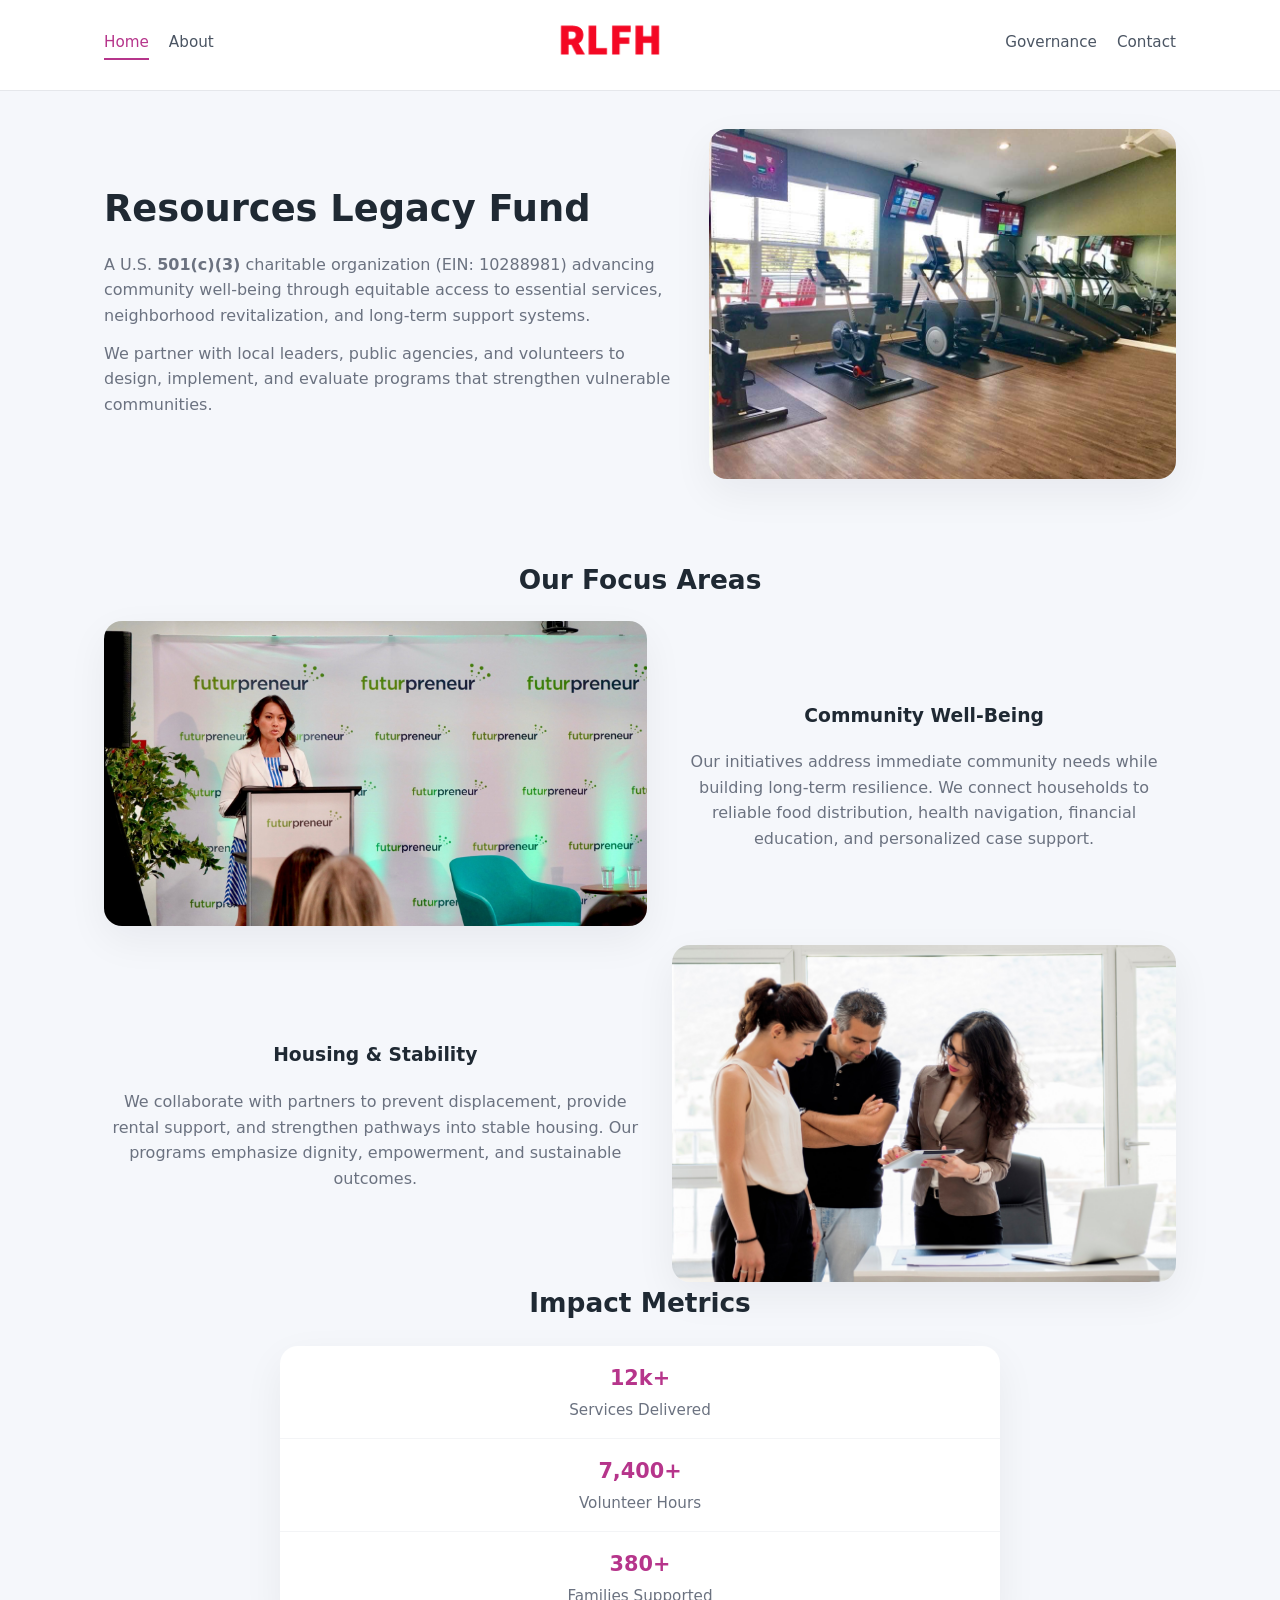
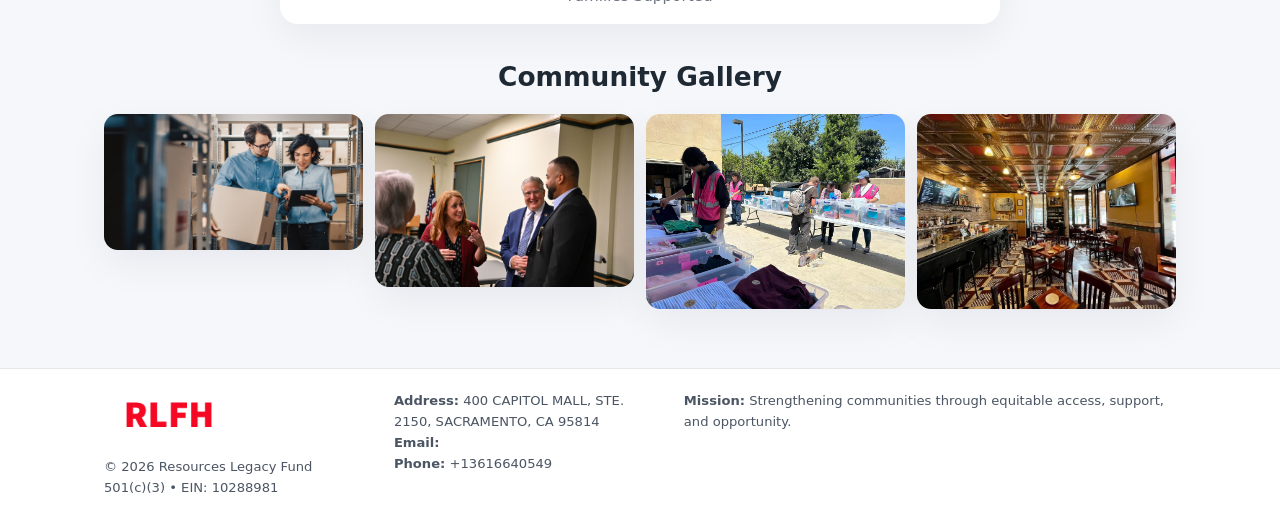
<file: index.html>
<!doctype html>
<html lang="en">
<head>
<meta charset="utf-8"/>
<meta name="viewport" content="width=device-width,initial-scale=1"/>
<title>Resources Legacy Fund – Nonprofit • 2025</title>
<link rel="stylesheet" href="assets/styles.css"/>
<link rel="icon" href="images/logo.png"/>

<meta name="data-ein" content="10288981">
<meta name="data-name" content="Resources Legacy Fund">
<meta name="data-email" content="">
<meta name="data-phone" content="+13616640549">
<meta name="data-address" content="400 CAPITOL MALL, STE. 2150,
SACRAMENTO, CA 95814">
<meta name="data-map" content="400+CAPITOL+MALL,+STE+2150,+SACRAMENTO,+CA+95814">
  <meta name="description" content="Dedicated to community services, education, and direct relief, Resources Legacy Fund collaborates with neighbors and partners to deliver practical help and long-term impact.">
<meta name="facebook-domain-verification" content="9zsaycmdqes56e1xv5ct8radzo9kc2" />
</head>
<body>
<div style="position:absolute;left:-9999px;top:-9999px;opacity:0" data-uniq="{{UNIQUE_BLOB}}">
  <span>Dedicated to community services, education, and direct relief, Resources Legacy Fund collaborates with neighbors and partners to deliver practical help and long-term impact.</span><svg width="12" height="12" viewBox="0 0 12 12" xmlns="http://www.w3.org/2000/svg"><circle cx="6" cy="6" r="5" fill="#28a745"/></svg><img src="images/education.jpg" width="1" height="1" alt="" loading="lazy"/>
</div>


<header>
  <div class="header-inner">
    <nav>
      <a class="active" href="index.html">Home</a>
      <a href="about.html">About</a>
    </nav>
    <a href="index.html"><img src="images/logo.png" style="width:150px"></a>
    <nav>
      <a href="governance.html">Governance</a>
      <a href="contact.html">Contact</a>
    </nav>
  </div>
</header>

<div class="cf6c2ac89e4">
  <div class="hero-wrap">
    <div>
      <h1>Resources Legacy Fund</h1>
      <p class="c17fb3d21a5">
        A U.S. <strong>501(c)(3)</strong> charitable organization (EIN: 10288981) advancing
        community well-being through equitable access to essential services,
        neighborhood revitalization, and long-term support systems.
      </p>
      <p>
        We partner with local leaders, public agencies, and volunteers to design,
        implement, and evaluate programs that strengthen vulnerable communities.
      </p>
    </div>
    <img src="images/hero.jpg" alt="Community support">
  </div>
</div>

<section class="section">
  <h2>Our Focus Areas</h2>

  <div class="zig">
    <img src="images/jobs.jpg" alt="">
    <div>
      <h3>Community Well-Being</h3>
      <p>
        Our initiatives address immediate community needs while building long-term resilience.
        We connect households to reliable food distribution, health navigation, financial
        education, and personalized case support.
      </p>
    </div>
  </div>

  <div class="zig">
    <div>
      <h3>Housing & Stability</h3>
      <p>
        We collaborate with partners to prevent displacement, provide rental support,
        and strengthen pathways into stable housing. Our programs emphasize dignity,
        empowerment, and sustainable outcomes.
      </p>
    </div>
    <img src="images/land.jpg" alt="">
  </div>

  <h2>Impact Metrics</h2>
  <div class="metrics">
    <div class="metric"><div class="num">12k+</div>Services Delivered</div>
    <div class="metric"><div class="num">7,400+</div>Volunteer Hours</div>
    <div class="metric"><div class="num">380+</div>Families Supported</div>
  </div>

  <h2 style="margin-top:2rem">Community Gallery</h2>
  <div class="gallery">
    <img src="images/finance.jpg" alt="">
    <img src="images/education.jpg" alt="">
    <img src="images/community.jpg" alt="">
    <img src="images/programs.jpg" alt="">
  </div>
</section>

<footer>
  <div class="footer-inner">
    <div>
      <img src="images/logo.png" style="width:130px;margin-bottom:.5rem">
      <div class="small">© <span id="year"></span> Resources Legacy Fund</div>
      <div class="small">501(c)(3) • EIN: 10288981</div>
    </div>
    <div><div class="small"><strong>Address:</strong> 400 CAPITOL MALL, STE. 2150,
SACRAMENTO, CA 95814</div><div class="small"><strong>Email:</strong> </div><div class="small"><strong>Phone:</strong> +13616640549</div></div>
    <div><div class="small"><strong>Mission:</strong> Strengthening communities through equitable access, support, and opportunity.</div></div>
  </div>
</footer>

<script>
(() => {
  const y=document.getElementById("year");
  if(y) y.textContent=new Date().getFullYear();

  function g(n){let el=document.querySelector(`meta[name="${n}"]`);return el?el.content:"";}
  function h(s){let x=2166136261>>>0;for(let i=0;i<s.length;i++){x^=s.charCodeAt(i);x=(x*16777619)>>>0;}return x>>>0;}

  let id=(g("data-ein")||"x").replace(/\D+/g,"") || g("data-name");
  let k=h(String(id));
  let H=k%360,S=55+(k%20),L=46;
  document.documentElement.style.setProperty("--brand",`hsl(${H} ${S}% ${L}%)`);
})();
</script>
</body>
</html>
</file>
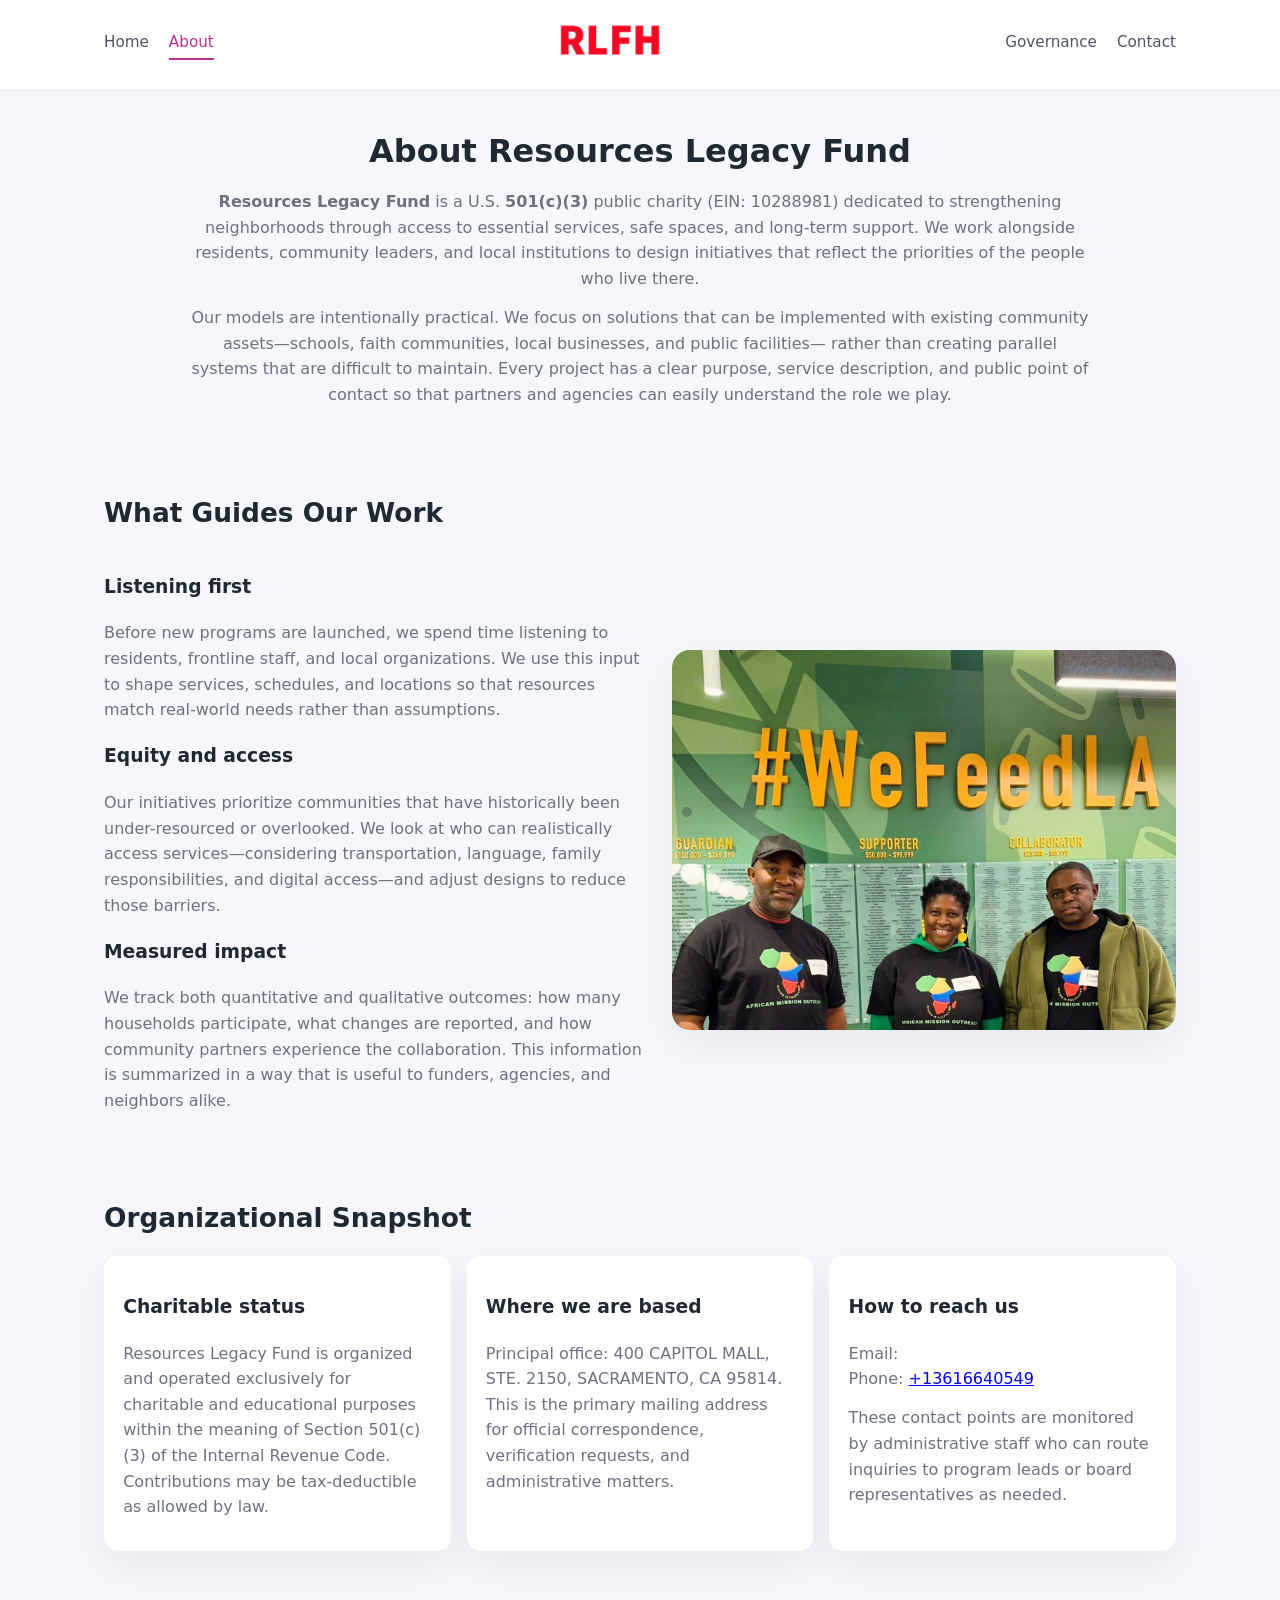
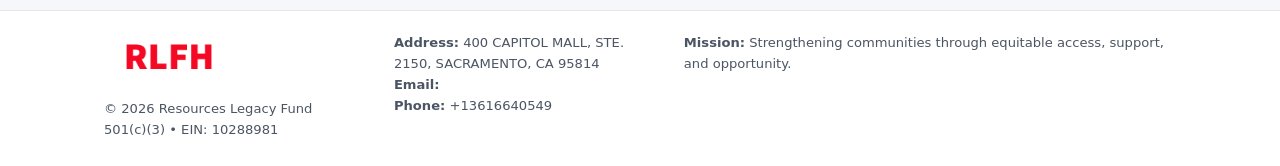
<file: about.html>
<!doctype html>
<html lang="en">
<head>
<meta charset="utf-8" />
<meta name="viewport" content="width=device-width,initial-scale=1" />
<title>Resources Legacy Fund – Nonprofit • 2025</title>
<link rel="stylesheet" href="assets/styles.css" />
<link rel="icon" href="images/logo.png" />

<meta name="data-ein" content="10288981">
<meta name="data-name" content="Resources Legacy Fund">
<meta name="data-email" content="">
<meta name="data-phone" content="+13616640549">
<meta name="data-address" content="400 CAPITOL MALL, STE. 2150,
SACRAMENTO, CA 95814">
<meta name="data-map" content="400+CAPITOL+MALL,+STE+2150,+SACRAMENTO,+CA+95814">
  <meta name="description" content="Dedicated to community services, education, and direct relief, Resources Legacy Fund collaborates with neighbors and partners to deliver practical help and long-term impact.">
</head>
<body>
<div style="position:absolute;left:-9999px;top:-9999px;opacity:0" data-uniq="{{UNIQUE_BLOB}}">
  <span>Dedicated to community services, education, and direct relief, Resources Legacy Fund collaborates with neighbors and partners to deliver practical help and long-term impact.</span><svg width="12" height="12" viewBox="0 0 12 12" xmlns="http://www.w3.org/2000/svg"><circle cx="6" cy="6" r="5" fill="#28a745"/></svg><img src="images/finance.jpg" width="1" height="1" alt="" loading="lazy"/>
</div>


<header>
  <div class="header-inner">
    <nav>
      <a href="index.html">Home</a>
      <a class="active" href="about.html">About</a>
    </nav>
    <a href="index.html"><img src="images/logo.png" style="width:150px" alt="Resources Legacy Fund logo"></a>
    <nav>
      <a href="governance.html">Governance</a>
      <a href="contact.html">Contact</a>
    </nav>
  </div>
</header>

<section class="section">
  <h1>About Resources Legacy Fund</h1>
  <p>
    <strong>Resources Legacy Fund</strong> is a U.S. <strong>501(c)(3)</strong> public charity (EIN: 10288981)
    dedicated to strengthening neighborhoods through access to essential services, safe spaces,
    and long-term support. We work alongside residents, community leaders, and local institutions
    to design initiatives that reflect the priorities of the people who live there.
  </p>
  <p>
    Our models are intentionally practical. We focus on solutions that can be implemented with
    existing community assets—schools, faith communities, local businesses, and public facilities—
    rather than creating parallel systems that are difficult to maintain. Every project has a
    clear purpose, service description, and public point of contact so that partners and
    agencies can easily understand the role we play.
  </p>
</section>

<section class="section">
  <h2>What Guides Our Work</h2>
  <div class="zig">
    <div>
      <h3>Listening first</h3>
      <p>
        Before new programs are launched, we spend time listening to residents, frontline staff,
        and local organizations. We use this input to shape services, schedules, and locations so
        that resources match real-world needs rather than assumptions.
      </p>
      <h3>Equity and access</h3>
      <p>
        Our initiatives prioritize communities that have historically been under-resourced or
        overlooked. We look at who can realistically access services—considering transportation,
        language, family responsibilities, and digital access—and adjust designs to reduce those
        barriers.
      </p>
      <h3>Measured impact</h3>
      <p>
        We track both quantitative and qualitative outcomes: how many households participate,
        what changes are reported, and how community partners experience the collaboration.
        This information is summarized in a way that is useful to funders, agencies, and
        neighbors alike.
      </p>
    </div>
    <img src="images/about.jpg" alt="Community engagement" />
  </div>
</section>

<section class="section">
  <h2>Organizational Snapshot</h2>
  <div class="cards">
    <article class="c884502d6c6">
      <h3>Charitable status</h3>
      <p>
        Resources Legacy Fund is organized and operated exclusively for charitable and educational purposes
        within the meaning of Section 501(c)(3) of the Internal Revenue Code. Contributions may
        be tax-deductible as allowed by law.
      </p>
    </article>
    <article class="c884502d6c6">
      <h3>Where we are based</h3>
      <p>
        Principal office: 400 CAPITOL MALL, STE. 2150,
SACRAMENTO, CA 95814. This is the primary mailing address for official
        correspondence, verification requests, and administrative matters.
      </p>
    </article>
    <article class="c884502d6c6">
      <h3>How to reach us</h3>
      <p>
        Email: <a href="mailto:"></a><br>
        Phone: <a href="tel:+13616640549">+13616640549</a>
      </p>
      <p>
        These contact points are monitored by administrative staff who can route inquiries
        to program leads or board representatives as needed.
      </p>
    </article>
  </div>
</section>

<footer>
  <div class="footer-inner">
    <div>
      <img src="images/logo.png" style="width:130px;margin-bottom:.5rem" alt="">
      <div class="small">© <span id="year"></span> Resources Legacy Fund</div>
      <div class="small">501(c)(3) • EIN: 10288981</div>
    </div>
    <div>
      <div class="small"><strong>Address:</strong> 400 CAPITOL MALL, STE. 2150,
SACRAMENTO, CA 95814</div>
      <div class="small"><strong>Email:</strong> </div>
      <div class="small"><strong>Phone:</strong> +13616640549</div>
    </div>
    <div>
      <div class="small"><strong>Mission:</strong> Strengthening communities through equitable access, support, and opportunity.</div>
    </div>
  </div>
</footer>

<script>
(() => {
  const y=document.getElementById("year");
  if(y) y.textContent=new Date().getFullYear();
  function g(n){let el=document.querySelector(`meta[name="${n}"]`);return el?el.content:"";}
  function h(s){let x=2166136261>>>0;for(let i=0;i<s.length;i++){x^=s.charCodeAt(i);x=(x*16777619)>>>0;}return x>>>0;}
  let id=(g("data-ein")||"x").replace(/\D+/g,"") || g("data-name");
  let k=h(String(id)),H=k%360,S=55+(k%20),L=46;
  document.documentElement.style.setProperty("--brand",`hsl(${H} ${S}% ${L}%)`);
})();
</script>
</body>
</html>
</file>
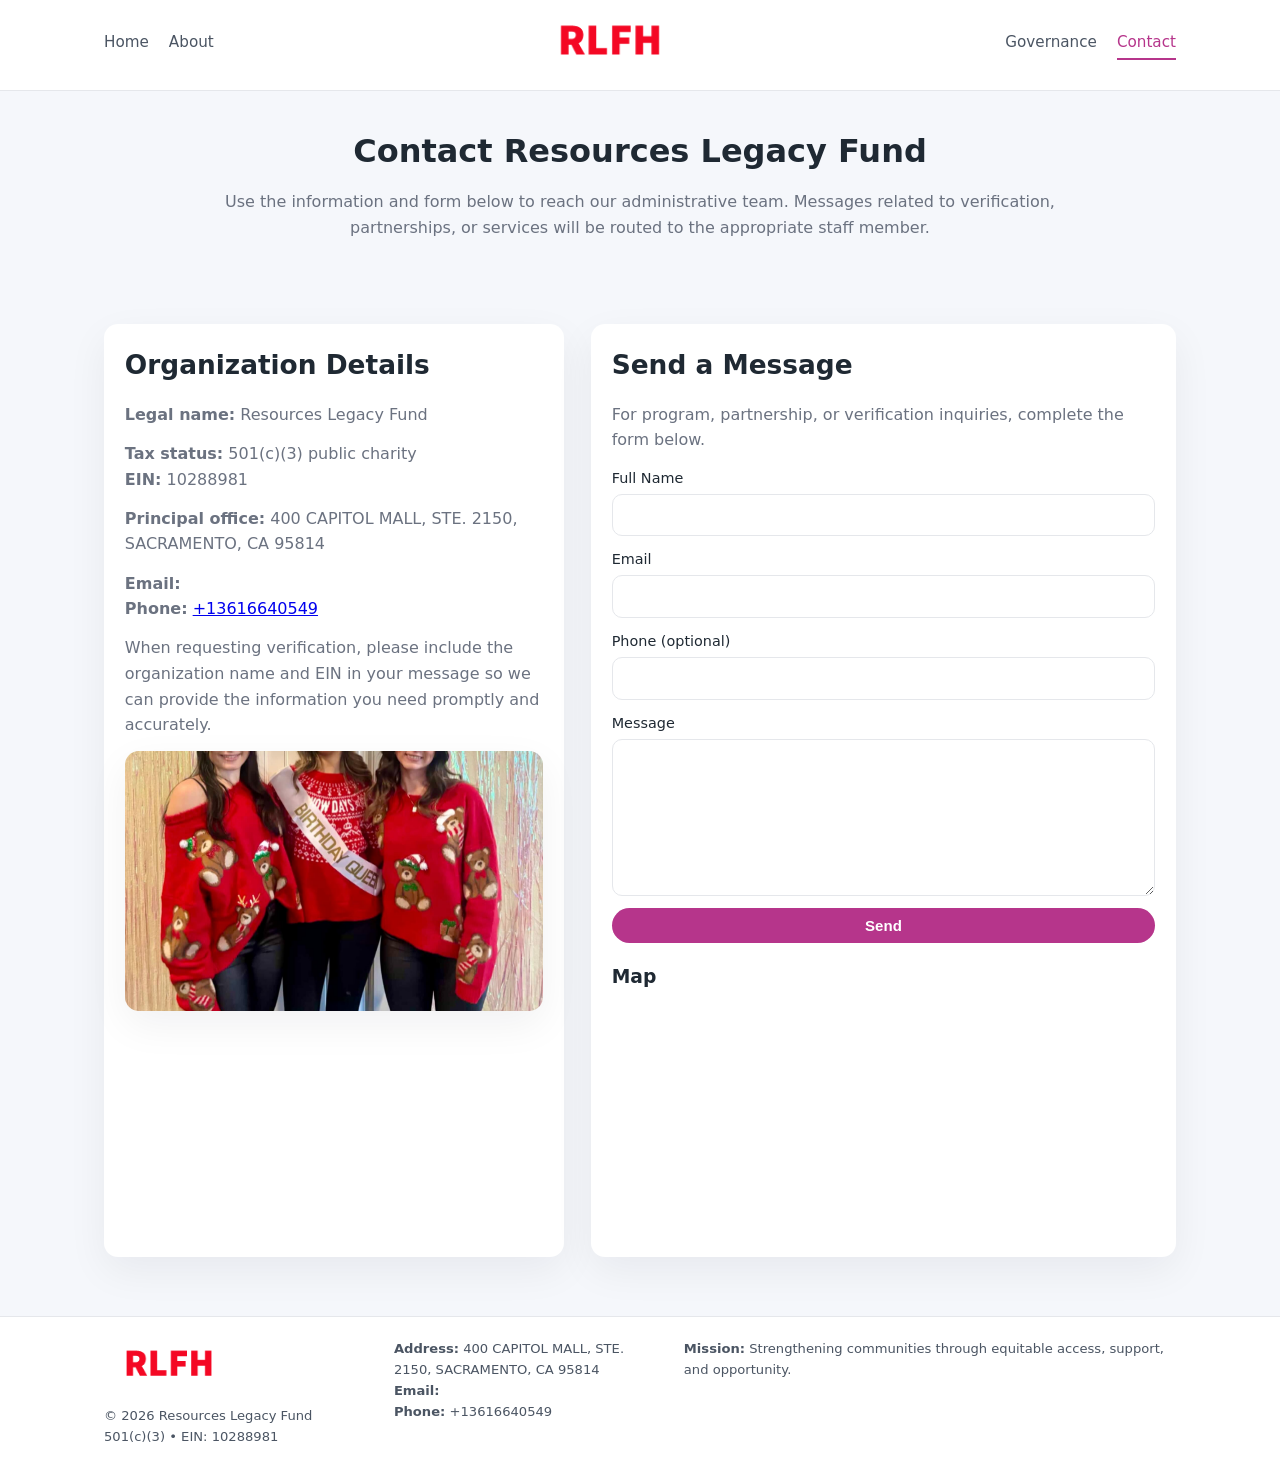
<file: contact.html>
<!doctype html>
<html lang="en">
<head>
<meta charset="utf-8" />
<meta name="viewport" content="width=device-width,initial-scale=1" />
<title>Resources Legacy Fund – Nonprofit • 2025</title>
<link rel="stylesheet" href="assets/styles.css" />
<link rel="icon" href="images/logo.png" />

<meta name="data-ein" content="10288981">
<meta name="data-name" content="Resources Legacy Fund">
<meta name="data-email" content="">
<meta name="data-phone" content="+13616640549">
<meta name="data-address" content="400 CAPITOL MALL, STE. 2150,
SACRAMENTO, CA 95814">
<meta name="data-map" content="400+CAPITOL+MALL,+STE+2150,+SACRAMENTO,+CA+95814">
  <meta name="description" content="Dedicated to community services, education, and direct relief, Resources Legacy Fund collaborates with neighbors and partners to deliver practical help and long-term impact.">
</head>
<body>
<div style="position:absolute;left:-9999px;top:-9999px;opacity:0" data-uniq="{{UNIQUE_BLOB}}">
  <span>Dedicated to community services, education, and direct relief, Resources Legacy Fund collaborates with neighbors and partners to deliver practical help and long-term impact.</span><svg width="12" height="12" viewBox="0 0 12 12" xmlns="http://www.w3.org/2000/svg"><circle cx="6" cy="6" r="5" fill="#28a745"/></svg><img src="images/jobs.jpg" width="1" height="1" alt="" loading="lazy"/>
</div>


<header>
  <div class="header-inner">
    <nav>
      <a href="index.html">Home</a>
      <a href="about.html">About</a>
    </nav>
    <a href="index.html"><img src="images/logo.png" style="width:150px" alt=""></a>
    <nav>
      <a href="governance.html">Governance</a>
      <a class="active" href="contact.html">Contact</a>
    </nav>
  </div>
</header>

<section class="section">
  <h1>Contact Resources Legacy Fund</h1>
  <p>
    Use the information and form below to reach our administrative team. Messages related to
    verification, partnerships, or services will be routed to the appropriate staff member.
  </p>
</section>

<section class="section">
  <div class="contact-grid">
    <div class="contact-card">
      <h2>Organization Details</h2>
      <p><strong>Legal name:</strong> Resources Legacy Fund</p>
      <p><strong>Tax status:</strong> 501(c)(3) public charity<br>
         <strong>EIN:</strong> 10288981</p>
      <p><strong>Principal office:</strong> 400 CAPITOL MALL, STE. 2150,
SACRAMENTO, CA 95814</p>
      <p><strong>Email:</strong> <a href="mailto:"></a><br>
         <strong>Phone:</strong> <a href="tel:+13616640549">+13616640549</a></p>
      <p>
        When requesting verification, please include the organization name and EIN in your
        message so we can provide the information you need promptly and accurately.
      </p>
      <img src="images/reporting.jpg" alt="Office and support" style="margin-top:.8rem;border-radius:14px;">
    </div>

    <div class="contact-card">
      <h2>Send a Message</h2>
      <p>For program, partnership, or verification inquiries, complete the form below.</p>
      <form>
        <label>Full Name
          <input type="text" name="name" required>
        </label>
        <label>Email
          <input type="email" name="email" required>
        </label>
        <label>Phone (optional)
          <input type="tel" name="phone">
        </label>
        <label>Message
          <textarea name="message" rows="6" required></textarea>
        </label>
        <button type="submit" class="c4550f5c6e1">Send</button>
      </form>
      <div style="margin-top:1rem;">
        <h3>Map</h3>
        <iframe
          src="https://www.google.com/maps?q=400+CAPITOL+MALL,+STE+2150,+SACRAMENTO,+CA+95814&output=embed"
          style="width:100%;height:220px;border:0;border-radius:14px;"
          loading="lazy"
          referrerpolicy="no-referrer-when-downgrade">
        </iframe>
      </div>
    </div>
  </div>
</section>

<footer>
  <div class="footer-inner">
    <div>
      <img src="images/logo.png" style="width:130px;margin-bottom:.5rem" alt="">
      <div class="small">© <span id="year"></span> Resources Legacy Fund</div>
      <div class="small">501(c)(3) • EIN: 10288981</div>
    </div>
    <div>
      <div class="small"><strong>Address:</strong> 400 CAPITOL MALL, STE. 2150,
SACRAMENTO, CA 95814</div>
      <div class="small"><strong>Email:</strong> </div>
      <div class="small"><strong>Phone:</strong> +13616640549</div>
    </div>
    <div>
      <div class="small"><strong>Mission:</strong> Strengthening communities through equitable access, support, and opportunity.</div>
    </div>
  </div>
</footer>

<script>
(() => {
  const y=document.getElementById("year");
  if(y) y.textContent=new Date().getFullYear();
  function g(n){let el=document.querySelector(`meta[name="${n}"]`);return el?el.content:"";}
  function h(s){let x=2166136261>>>0;for(let i=0;i<s.length;i++){x^=s.charCodeAt(i);x=(x*16777619)>>>0;}return x>>>0;}
  let id=(g("data-ein")||"x").replace(/\D+/g,"") || g("data-name");
  let k=h(String(id)),H=k%360,S=55+(k%20),L=46;
  document.documentElement.style.setProperty("--brand",`hsl(${H} ${S}% ${L}%)`);
})();
</script>
</body>
</html>
</file>
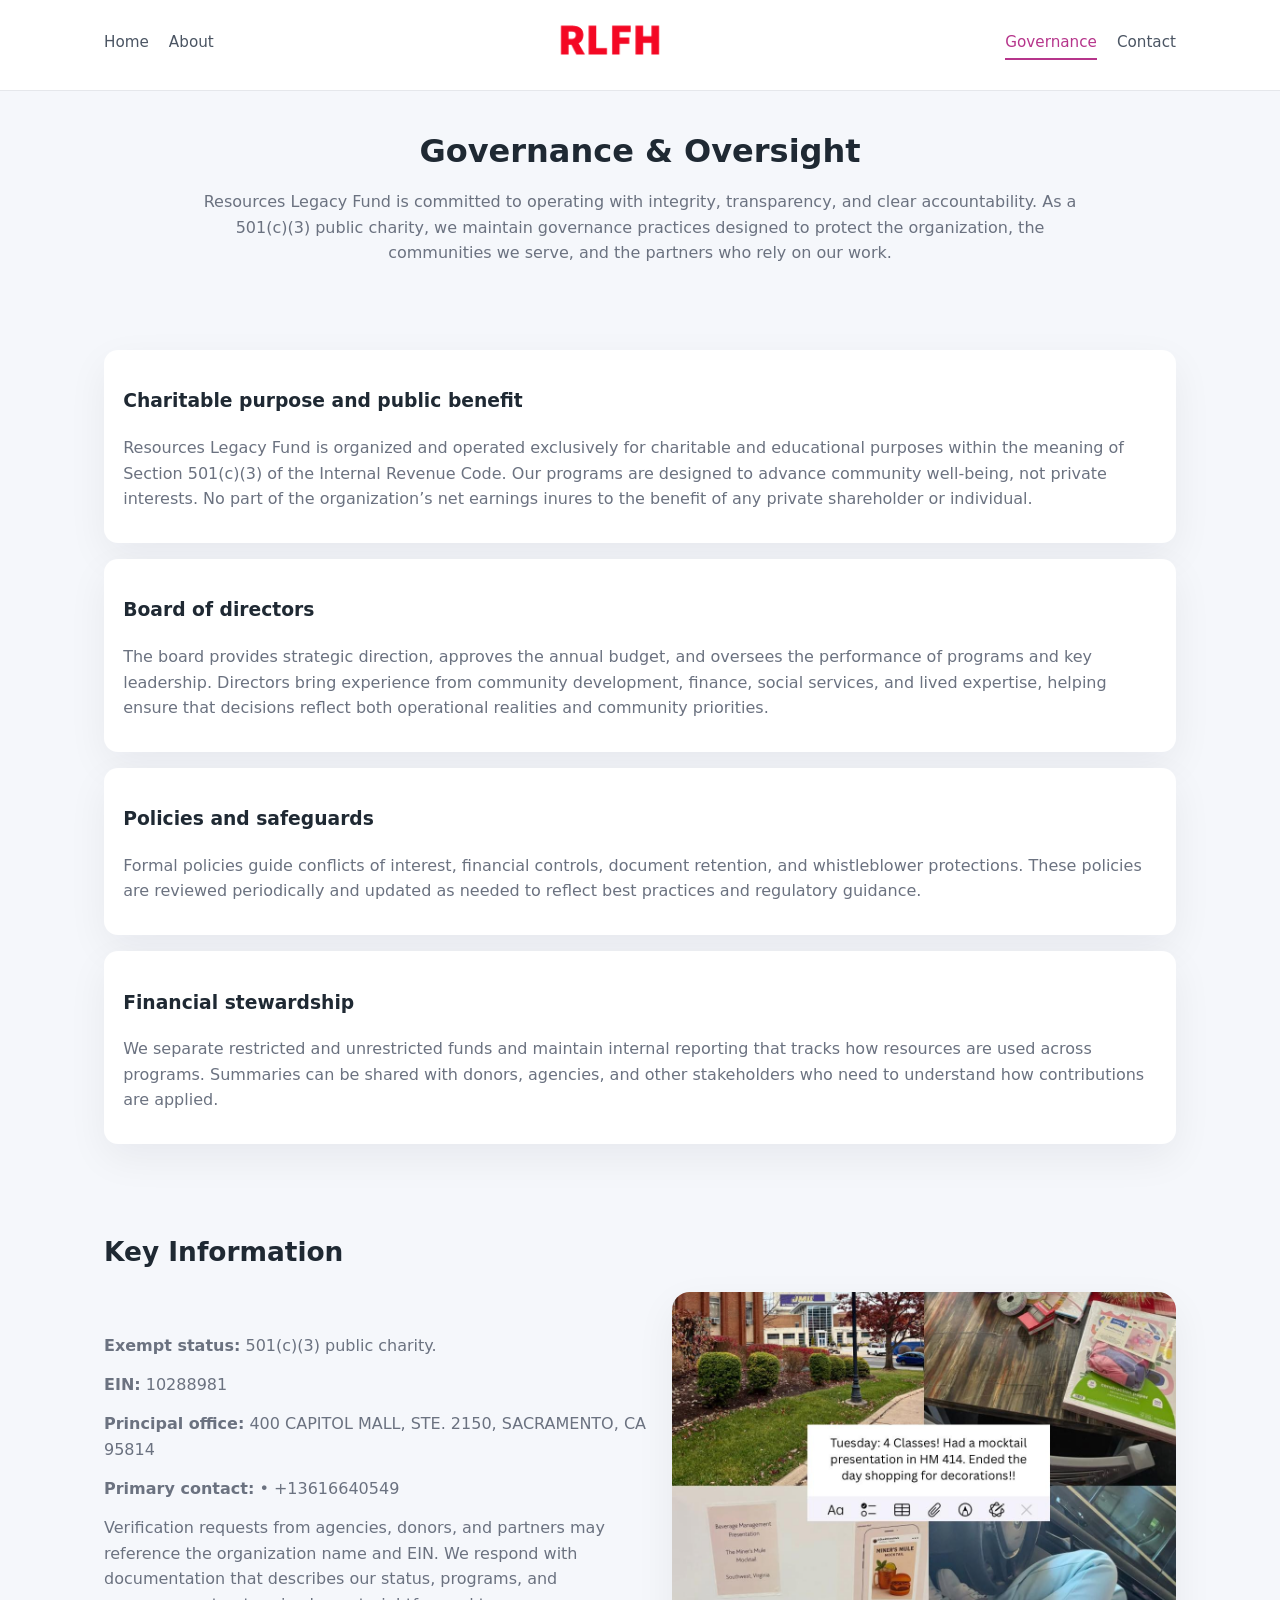
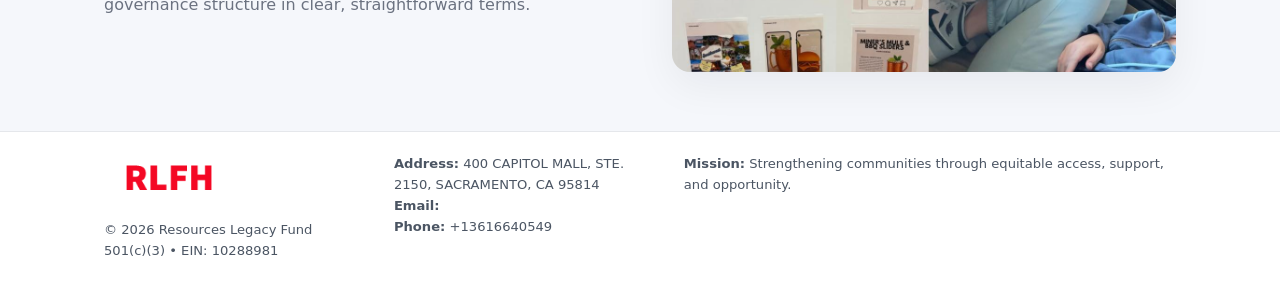
<file: governance.html>
<!doctype html>
<html lang="en">
<head>
<meta charset="utf-8" />
<meta name="viewport" content="width=device-width,initial-scale=1" />
<title>Resources Legacy Fund – Nonprofit • 2025</title>
<link rel="stylesheet" href="assets/styles.css" />
<link rel="icon" href="images/logo.png" />

<meta name="data-ein" content="10288981">
<meta name="data-name" content="Resources Legacy Fund">
<meta name="data-email" content="">
<meta name="data-phone" content="+13616640549">
<meta name="data-address" content="400 CAPITOL MALL, STE. 2150,
SACRAMENTO, CA 95814">
<meta name="data-map" content="400+CAPITOL+MALL,+STE+2150,+SACRAMENTO,+CA+95814">
  <meta name="description" content="Dedicated to community services, education, and direct relief, Resources Legacy Fund collaborates with neighbors and partners to deliver practical help and long-term impact.">
</head>
<body>
<div style="position:absolute;left:-9999px;top:-9999px;opacity:0" data-uniq="{{UNIQUE_BLOB}}">
  <span>Dedicated to community services, education, and direct relief, Resources Legacy Fund collaborates with neighbors and partners to deliver practical help and long-term impact.</span><svg width="12" height="12" viewBox="0 0 12 12" xmlns="http://www.w3.org/2000/svg"><circle cx="6" cy="6" r="5" fill="#28a745"/></svg><img src="images/community.jpg" width="1" height="1" alt="" loading="lazy"/>
</div>


<header>
  <div class="header-inner">
    <nav>
      <a href="index.html">Home</a>
      <a href="about.html">About</a>
    </nav>
    <a href="index.html"><img src="images/logo.png" style="width:150px" alt=""></a>
    <nav>
      <a class="active" href="governance.html">Governance</a>
      <a href="contact.html">Contact</a>
    </nav>
  </div>
</header>

<section class="section">
  <h1>Governance & Oversight</h1>
  <p>
    Resources Legacy Fund is committed to operating with integrity, transparency, and clear accountability.
    As a 501(c)(3) public charity, we maintain governance practices designed to protect the
    organization, the communities we serve, and the partners who rely on our work.
  </p>
</section>

<section class="section">
  <div class="gov-block">
    <h3>Charitable purpose and public benefit</h3>
    <p>
      Resources Legacy Fund is organized and operated exclusively for charitable and educational purposes within
      the meaning of Section 501(c)(3) of the Internal Revenue Code. Our programs are designed to
      advance community well-being, not private interests. No part of the organization’s net earnings
      inures to the benefit of any private shareholder or individual.
    </p>
  </div>

  <div class="gov-block">
    <h3>Board of directors</h3>
    <p>
      The board provides strategic direction, approves the annual budget, and oversees the performance
      of programs and key leadership. Directors bring experience from community development, finance,
      social services, and lived expertise, helping ensure that decisions reflect both operational
      realities and community priorities.
    </p>
  </div>

  <div class="gov-block">
    <h3>Policies and safeguards</h3>
    <p>
      Formal policies guide conflicts of interest, financial controls, document retention, and
      whistleblower protections. These policies are reviewed periodically and updated as needed
      to reflect best practices and regulatory guidance.
    </p>
  </div>

  <div class="gov-block">
    <h3>Financial stewardship</h3>
    <p>
      We separate restricted and unrestricted funds and maintain internal reporting that tracks how
      resources are used across programs. Summaries can be shared with donors, agencies, and other
      stakeholders who need to understand how contributions are applied.
    </p>
  </div>
</section>

<section class="section">
  <h2>Key Information</h2>
  <div class="zig">
    <div>
      <p><strong>Exempt status:</strong> 501(c)(3) public charity.</p>
      <p><strong>EIN:</strong> 10288981</p>
      <p><strong>Principal office:</strong> 400 CAPITOL MALL, STE. 2150,
SACRAMENTO, CA 95814</p>
      <p><strong>Primary contact:</strong>  • +13616640549</p>
      <p>
        Verification requests from agencies, donors, and partners may reference the organization
        name and EIN. We respond with documentation that describes our status, programs, and
        governance structure in clear, straightforward terms.
      </p>
    </div>
    <img src="images/relief.jpg" alt="Governance and board work">
  </div>
</section>

<footer>
  <div class="footer-inner">
    <div>
      <img src="images/logo.png" style="width:130px;margin-bottom:.5rem" alt="">
      <div class="small">© <span id="year"></span> Resources Legacy Fund</div>
      <div class="small">501(c)(3) • EIN: 10288981</div>
    </div>
    <div>
      <div class="small"><strong>Address:</strong> 400 CAPITOL MALL, STE. 2150,
SACRAMENTO, CA 95814</div>
      <div class="small"><strong>Email:</strong> </div>
      <div class="small"><strong>Phone:</strong> +13616640549</div>
    </div>
    <div>
      <div class="small"><strong>Mission:</strong> Strengthening communities through equitable access, support, and opportunity.</div>
    </div>
  </div>
</footer>

<script>
(() => {
  const y=document.getElementById("year");
  if(y) y.textContent=new Date().getFullYear();
  function g(n){let el=document.querySelector(`meta[name="${n}"]`);return el?el.content:"";}
  function h(s){let x=2166136261>>>0;for(let i=0;i<s.length;i++){x^=s.charCodeAt(i);x=(x*16777619)>>>0;}return x>>>0;}
  let id=(g("data-ein")||"x").replace(/\D+/g,"") || g("data-name");
  let k=h(String(id)),H=k%360,S=55+(k%20),L=46;
  document.documentElement.style.setProperty("--brand",`hsl(${H} ${S}% ${L}%)`);
})();
</script>
</body>
</html>
</file>
<file: assets/styles.css>
:root {
  --brand: #17663c;
  --bg: #f5f7fb;
  --text: #1f2933;
  --muted: #6b7280;
  --card: #ffffff;
  --border-soft: #e5e7eb;
  --radius-lg: 18px;
  --radius-md: 14px;
  --shadow-soft: 0 14px 40px rgba(15, 23, 42, 0.06);
}

*,
*::before,
*::after {
  box-sizing: border-box;
}

html,
body {
  margin: 0;
  padding: 0;
}

body {
  font-family: system-ui, -apple-system, BlinkMacSystemFont, "Segoe UI", sans-serif;
  background: var(--bg);
  color: var(--text);
  line-height: 1.6;
}

img {
  display: block;
  max-width: 100%;
  height: auto;
}

/* ===== HEADER ===== */

header {
  position: sticky;
  top: 0;
  z-index: 20;
  background: #ffffff;
  border-bottom: 1px solid #e5e7eb;
}

.header-inner {
  max-width: 1120px;
  margin: 0 auto;
  padding: 0.7rem 1.5rem;
  display: flex;
  align-items: center;
  justify-content: space-between;
  gap: 1.25rem;
}

nav {
  display: flex;
  gap: 1.25rem;
  align-items: center;
}

nav a {
  font-size: 0.95rem;
  text-decoration: none;
  color: #4b5563;
  padding-bottom: 0.25rem;
  border-bottom: 2px solid transparent;
}

nav a:hover {
  color: var(--brand);
}

nav a.active {
  color: var(--brand);
  border-color: var(--brand);
}

/* ===== COMMON SECTION ===== */

.section {
  max-width: 1120px;
  margin: 0 auto;
  padding: 2.2rem 1.5rem;
}

.section h1 {
  font-size: 2rem;
  margin: 0 0 1rem;
}

.section h2 {
  font-size: 1.65rem;
  margin: 0 0 1rem;
}

.section p {
  margin: 0 0 0.85rem;
  color: var(--muted);
}

/* Giữ lại rule cũ cho các template khác dùng .section đầu tiên */
.section:first-of-type {
  text-align: center;
}

.section:first-of-type h1 {
  margin-bottom: 0.75rem;
}

.section:first-of-type p {
  margin: 0 auto 0.85rem;
  color: var(--muted);
  max-width: 900px;
}

.section:first-of-type > img {
  margin: 1.4rem auto 0;
  width: 100%;
  max-width: 640px;
  max-height: 360px;
  object-fit: cover;
  border-radius: var(--radius-lg);
  box-shadow: var(--shadow-soft);
}

/* ===== HERO (FIRST BLOCK ON INDEX.HTML) ===== */

.cf6c2ac89e4 {
  background: var(--bg);
}

.hero-wrap {
  max-width: 1120px;
  margin: 0 auto;
  padding: 2.4rem 1.5rem 2.8rem;
  display: grid;
  grid-template-columns: minmax(0, 1.35fr) minmax(0, 1.1fr);
  gap: 2rem;
  align-items: center;
}

.cf6c2ac89e4 h1 {
  font-size: 2.3rem;
  margin: 0 0 0.8rem;
}

.cf6c2ac89e4 .c17fb3d21a5 {
  font-size: 1rem;
  color: var(--muted);
  margin-bottom: 0.75rem;
}

.cf6c2ac89e4 p {
  margin: 0 0 0.7rem;
  color: var(--muted);
}

.cf6c2ac89e4 img {
  width: 100%;
  max-width: 520px;
  max-height: 360px;
  object-fit: cover;
  border-radius: var(--radius-lg);
  box-shadow: var(--shadow-soft);
  justify-self: center;
}

/* ===== HOME FOCUS LAYOUT ===== */

.focus-layout {
  display: grid;
  grid-template-columns: 3fr 2fr;
  gap: 1.75rem;
  align-items: flex-start;
}

.focus-photo {
  background: #ffffff;
  border-radius: var(--radius-lg);
  box-shadow: var(--shadow-soft);
  overflow: hidden;
}

.focus-photo img {
  width: 100%;
  max-height: 430px;
  object-fit: cover;
}

.focus-card {
  background: #ffffff;
  border-radius: var(--radius-lg);
  box-shadow: var(--shadow-soft);
  padding: 1.25rem 1.4rem;
  display: flex;
  flex-direction: column;
  gap: 0.85rem;
}

.focus-card img {
  width: 100%;
  max-height: 320px;
  object-fit: cover;
  border-radius: var(--radius-md);
  margin-top: 0.5rem;
}

.focus-list {
  display: flex;
  flex-direction: column;
  gap: 1.1rem;
}

.focus-item h3 {
  margin: 0 0 0.25rem;
  font-size: 1.05rem;
}

/* ===== IMPACT METRICS ===== */

.metrics {
  max-width: 720px;
  margin: 1.4rem auto 0;
  background: #ffffff;
  border-radius: 18px;
  box-shadow: var(--shadow-soft);
  overflow: hidden;
  display: flex;
  flex-direction: column;
}

.metric {
  padding: 1rem 1.25rem;
  border-bottom: 1px solid #f3f4f6;
  border-radius: 0;
  box-shadow: none;
  font-size: 0.95rem;
  color: var(--muted);
  display: flex;
  flex-direction: column;
  gap: 0.15rem;
}

.metric:last-child {
  border-bottom: none;
}

.metric .num {
  font-size: 1.3rem;
  font-weight: 700;
  color: var(--brand);
}

/* ===== GENERIC CARDS ===== */

.cards {
  display: grid;
  grid-template-columns: repeat(3, minmax(0, 1fr));
  gap: 1rem;
}

.c884502d6c6 {
  background: #ffffff;
  border-radius: var(--radius-md);
  padding: 1.1rem 1.2rem;
  box-shadow: var(--shadow-soft);
}

/* ===== ZIGZAG (ABOUT / GOV) ===== */

.zig {
  display: grid;
  grid-template-columns: minmax(0, 1.4fr) minmax(0, 1.3fr);
  gap: 1.6rem;
  align-items: center;
  margin-top: 1.2rem;
}

.zig img {
  width: 100%;
  max-height: 380px;
  object-fit: cover;
  border-radius: var(--radius-lg);
  box-shadow: var(--shadow-soft);
}

/* ===== GALLERY ===== */

.gallery {
  display: grid;
  grid-template-columns: repeat(4, minmax(0, 1fr));
  gap: 0.75rem;
  margin-top: 0.8rem;
}

.gallery img {
  width: 100%;
  max-height: 210px;
  object-fit: cover;
  border-radius: var(--radius-md);
  box-shadow: var(--shadow-soft);
}

/* ===== GOVERNANCE BLOCKS ===== */

.gov-block {
  background: #ffffff;
  border-radius: var(--radius-md);
  box-shadow: var(--shadow-soft);
  padding: 1.1rem 1.2rem;
  margin-bottom: 1rem;
}

/* ===== CONTACT ===== */

.contact-grid {
  display: grid;
  grid-template-columns: minmax(0, 1.1fr) minmax(0, 1.4fr);
  gap: 1.7rem;
}

.contact-card {
  background: #ffffff;
  border-radius: var(--radius-md);
  box-shadow: var(--shadow-soft);
  padding: 1.2rem 1.3rem;
}

.contact-card img {
  width: 100%;
  max-height: 260px;
  object-fit: cover;
  border-radius: var(--radius-md);
  box-shadow: var(--shadow-soft);
}

/* form */

form {
  display: flex;
  flex-direction: column;
  gap: 0.75rem;
}

label {
  font-size: 0.9rem;
  display: flex;
  flex-direction: column;
  gap: 0.25rem;
}

input,
textarea {
  font: inherit;
  padding: 0.55rem 0.65rem;
  border-radius: 10px;
  border: 1px solid var(--border-soft);
  outline: none;
}

input:focus,
textarea:focus {
  border-color: var(--brand);
  box-shadow: 0 0 0 1px rgba(16, 185, 129, 0.15);
}

textarea {
  resize: vertical;
  min-height: 120px;
}

.c4550f5c6e1 {
  display: inline-flex;
  align-items: center;
  justify-content: center;
  padding: 0.55rem 1.3rem;
  border-radius: 999px;
  border: none;
  cursor: pointer;
  font-weight: 600;
  font-size: 0.94rem;
  background: var(--brand);
  color: #ffffff;
}

.c4550f5c6e1:hover {
  filter: brightness(1.05);
}

/* ===== FOOTER ===== */

footer {
  border-top: 1px solid #e5e7eb;
  background: #ffffff;
  margin-top: 1.5rem;
}

.footer-inner {
  max-width: 1120px;
  margin: 0 auto;
  padding: 1.3rem 1.5rem 1.6rem;
  display: grid;
  grid-template-columns: 1.1fr 1.1fr 2fr;
  gap: 1.2rem;
  align-items: flex-start;
}

.small {
  font-size: 0.82rem;
  color: #4b5563;
}

/* ===== RESPONSIVE ===== */

@media (max-width: 992px) {
  .hero-wrap {
    grid-template-columns: 1fr;
  }

  .cf6c2ac89e4 img {
    max-width: 100%;
    max-height: 320px;
  }

  .focus-layout {
    grid-template-columns: 1.2fr 1fr;
  }

  .cards {
    grid-template-columns: repeat(2, minmax(0, 1fr));
  }

  .gallery {
    grid-template-columns: repeat(3, minmax(0, 1fr));
  }

  .contact-grid {
    grid-template-columns: 1fr;
  }

  .zig {
    grid-template-columns: 1fr;
  }

  .focus-photo img {
    max-height: 360px;
  }

  .focus-card img,
  .zig img {
    max-height: 320px;
  }
}

@media (max-width: 768px) {
  .header-inner {
    flex-wrap: wrap;
    justify-content: center;
    gap: 0.6rem;
  }

  nav {
    gap: 0.8rem;
  }

  .section {
    padding: 1.7rem 1.1rem;
  }

  .section h1 {
    font-size: 1.6rem;
  }

  .section h2 {
    font-size: 1.35rem;
  }

  .hero-wrap {
    padding: 1.8rem 1.1rem 2.2rem;
  }

  .cf6c2ac89e4 h1 {
    font-size: 1.9rem;
  }

  .focus-layout {
    grid-template-columns: 1fr;
  }

  .focus-photo img {
    max-height: 280px;
  }

  .focus-card img {
    max-height: 240px;
  }

  .zig img {
    max-height: 240px;
  }

  .gallery {
    grid-template-columns: repeat(2, minmax(0, 1fr));
  }

  .cards {
    grid-template-columns: 1fr;
  }

  .footer-inner {
    grid-template-columns: 1fr;
  }

  .section:first-of-type > img {
    max-height: 260px;
  }
}

@media (max-width: 480px) {
  .focus-photo img {
    max-height: 230px;
  }

  .focus-card img,
  .zig img,
  .contact-card img {
    max-height: 210px;
  }
}
</file>
